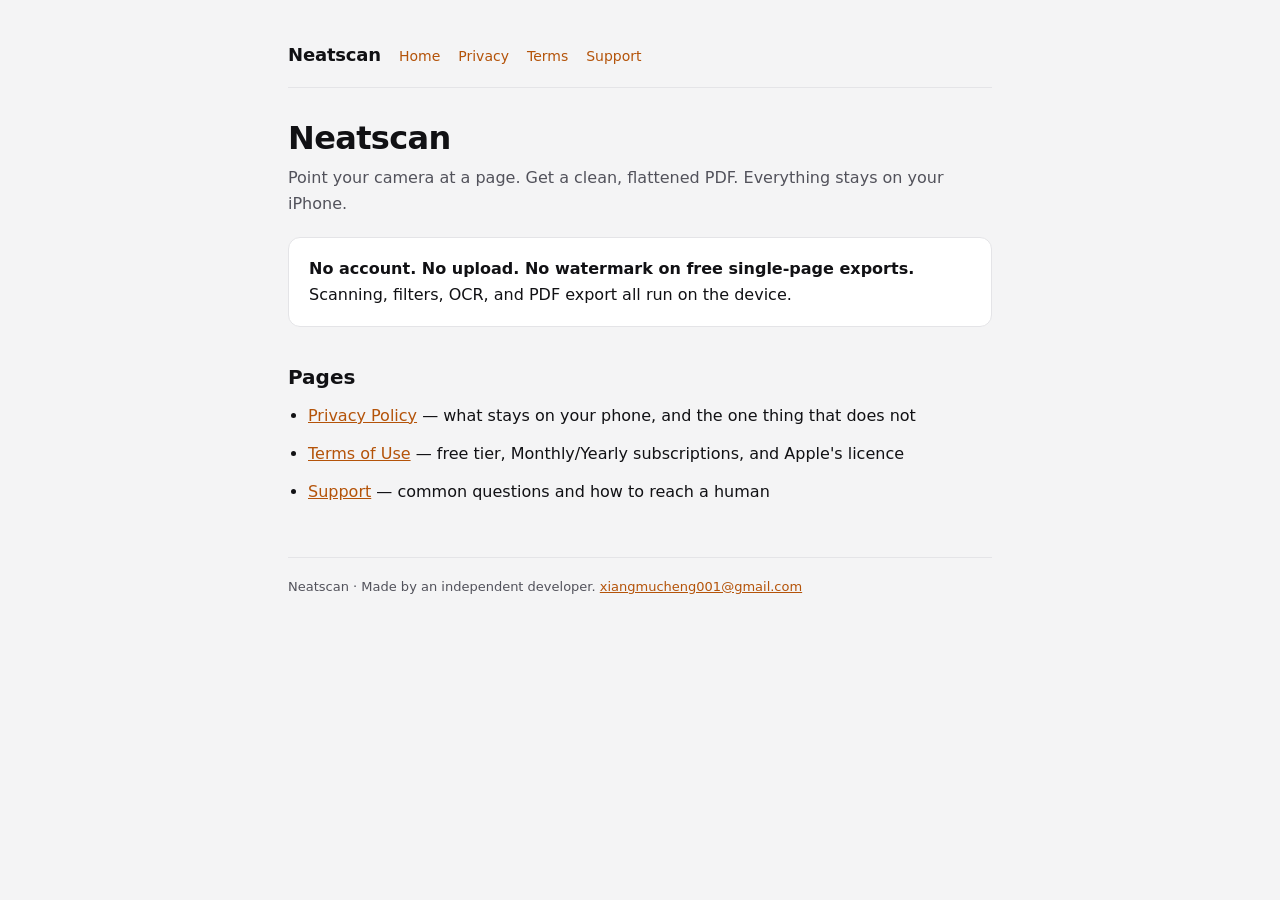
<file: index.html>
<!DOCTYPE html><html lang="en"><head><meta charset="utf-8">
<meta name="viewport" content="width=device-width, initial-scale=1">
<title>Neatscan</title>
<link rel="stylesheet" href="style.css"></head><body><div class="wrap">
<nav><span class="brand">Neatscan</span>
<a href="index.html">Home</a><a href="privacy.html">Privacy</a><a href="terms.html">Terms</a><a href="support.html">Support</a></nav>
<h1>Neatscan</h1>
<p class="lede">Point your camera at a page. Get a clean, flattened PDF. Everything stays on your iPhone.</p>
<div class="card">
<p><strong>No account. No upload. No watermark on free single-page exports.</strong> Scanning, filters, OCR, and PDF export all run on the device.</p>
</div>
<h2>Pages</h2>
<ul>
<li><a href="privacy.html">Privacy Policy</a> — what stays on your phone, and the one thing that does not</li>
<li><a href="terms.html">Terms of Use</a> — free tier, Monthly/Yearly subscriptions, and Apple's licence</li>
<li><a href="support.html">Support</a> — common questions and how to reach a human</li>
</ul>
<footer>Neatscan · Made by an independent developer.
<a href="mailto:xiangmucheng001@gmail.com">xiangmucheng001@gmail.com</a></footer>
</div></body></html>
</file>
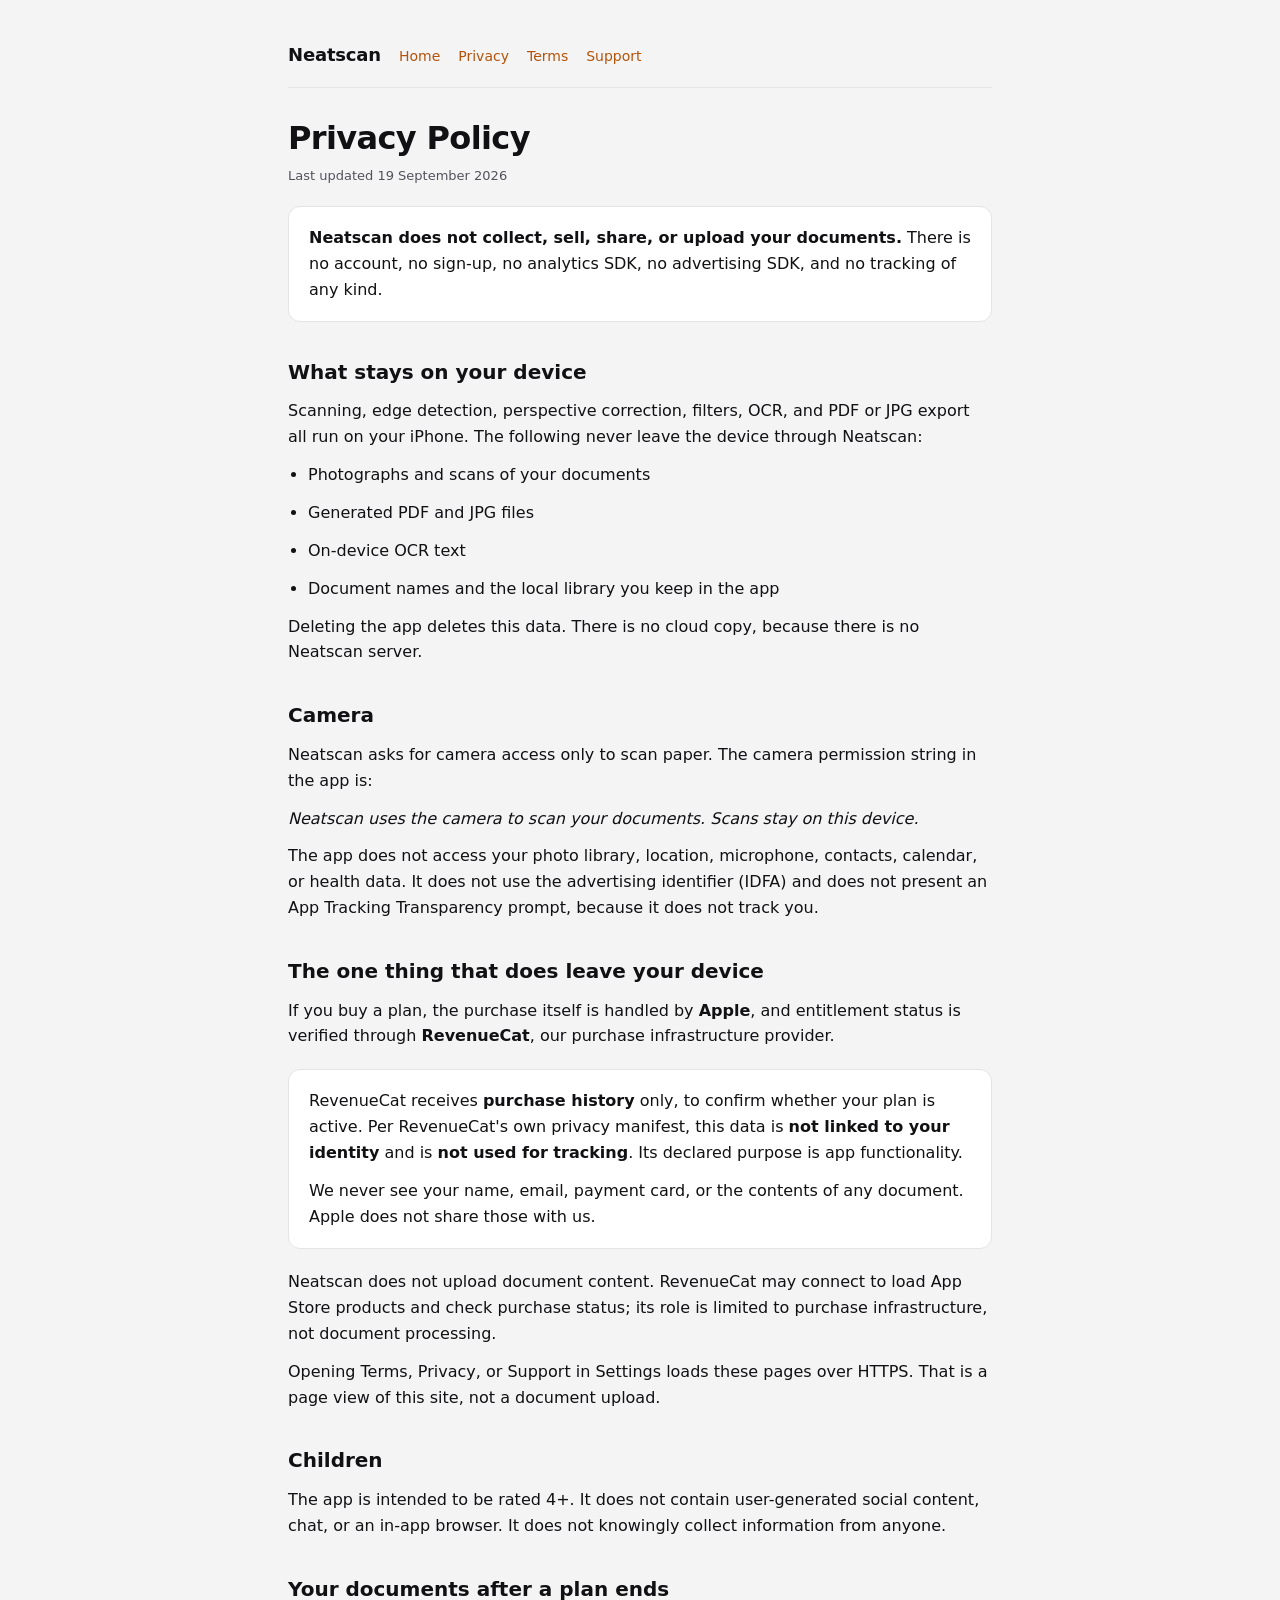
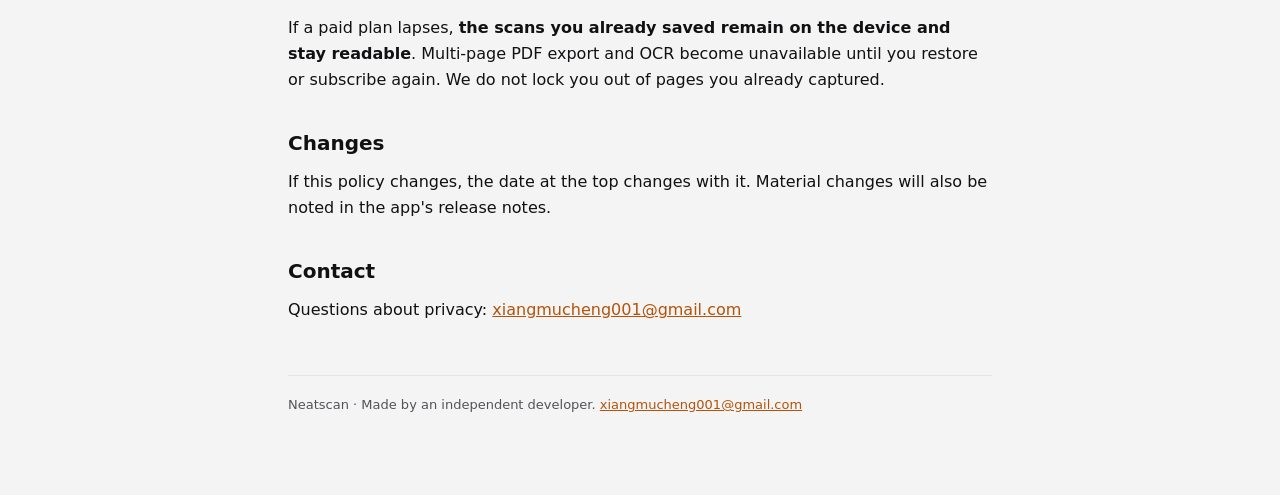
<file: privacy.html>
<!DOCTYPE html><html lang="en"><head><meta charset="utf-8">
<meta name="viewport" content="width=device-width, initial-scale=1">
<title>Privacy Policy · Neatscan</title>
<link rel="stylesheet" href="style.css"></head><body><div class="wrap">
<nav><span class="brand">Neatscan</span>
<a href="index.html">Home</a><a href="privacy.html">Privacy</a><a href="terms.html">Terms</a><a href="support.html">Support</a></nav>
<h1>Privacy Policy</h1>
<p class="updated">Last updated 19 September 2026</p>

<div class="card">
<p><strong>Neatscan does not collect, sell, share, or upload your documents.</strong>
There is no account, no sign-up, no analytics SDK, no advertising SDK, and no tracking of any kind.</p>
</div>

<h2>What stays on your device</h2>
<p>Scanning, edge detection, perspective correction, filters, OCR, and PDF or JPG export all run on your iPhone. The following never leave the device through Neatscan:</p>
<ul>
<li>Photographs and scans of your documents</li>
<li>Generated PDF and JPG files</li>
<li>On-device OCR text</li>
<li>Document names and the local library you keep in the app</li>
</ul>
<p>Deleting the app deletes this data. There is no cloud copy, because there is no Neatscan server.</p>

<h2>Camera</h2>
<p>Neatscan asks for camera access only to scan paper. The camera permission string in the app is:</p>
<p><em>Neatscan uses the camera to scan your documents. Scans stay on this device.</em></p>
<p>The app does not access your photo library, location, microphone, contacts, calendar, or health data. It does not use the advertising identifier (IDFA) and does not present an App Tracking Transparency prompt, because it does not track you.</p>

<h2>The one thing that does leave your device</h2>
<p>If you buy a plan, the purchase itself is handled by <strong>Apple</strong>, and entitlement status is verified through <strong>RevenueCat</strong>, our purchase infrastructure provider.</p>
<div class="card">
<p>RevenueCat receives <strong>purchase history</strong> only, to confirm whether your plan is active.
Per RevenueCat's own privacy manifest, this data is <strong>not linked to your identity</strong> and is
<strong>not used for tracking</strong>. Its declared purpose is app functionality.</p>
<p>We never see your name, email, payment card, or the contents of any document. Apple does not share those with us.</p>
</div>
<p>Neatscan does not upload document content. RevenueCat may connect to load App Store products and check purchase status; its role is limited to purchase infrastructure, not document processing.</p>
<p>Opening Terms, Privacy, or Support in Settings loads these pages over HTTPS. That is a page view of this site, not a document upload.</p>

<h2>Children</h2>
<p>The app is intended to be rated 4+. It does not contain user-generated social content, chat, or an in-app browser. It does not knowingly collect information from anyone.</p>

<h2>Your documents after a plan ends</h2>
<p>If a paid plan lapses, <strong>the scans you already saved remain on the device and stay readable</strong>. Multi-page PDF export and OCR become unavailable until you restore or subscribe again. We do not lock you out of pages you already captured.</p>

<h2>Changes</h2>
<p>If this policy changes, the date at the top changes with it. Material changes will also be noted in the app's release notes.</p>

<h2>Contact</h2>
<p>Questions about privacy: <a href="mailto:xiangmucheng001@gmail.com">xiangmucheng001@gmail.com</a></p>
<footer>Neatscan · Made by an independent developer.
<a href="mailto:xiangmucheng001@gmail.com">xiangmucheng001@gmail.com</a></footer>
</div></body></html>
</file>
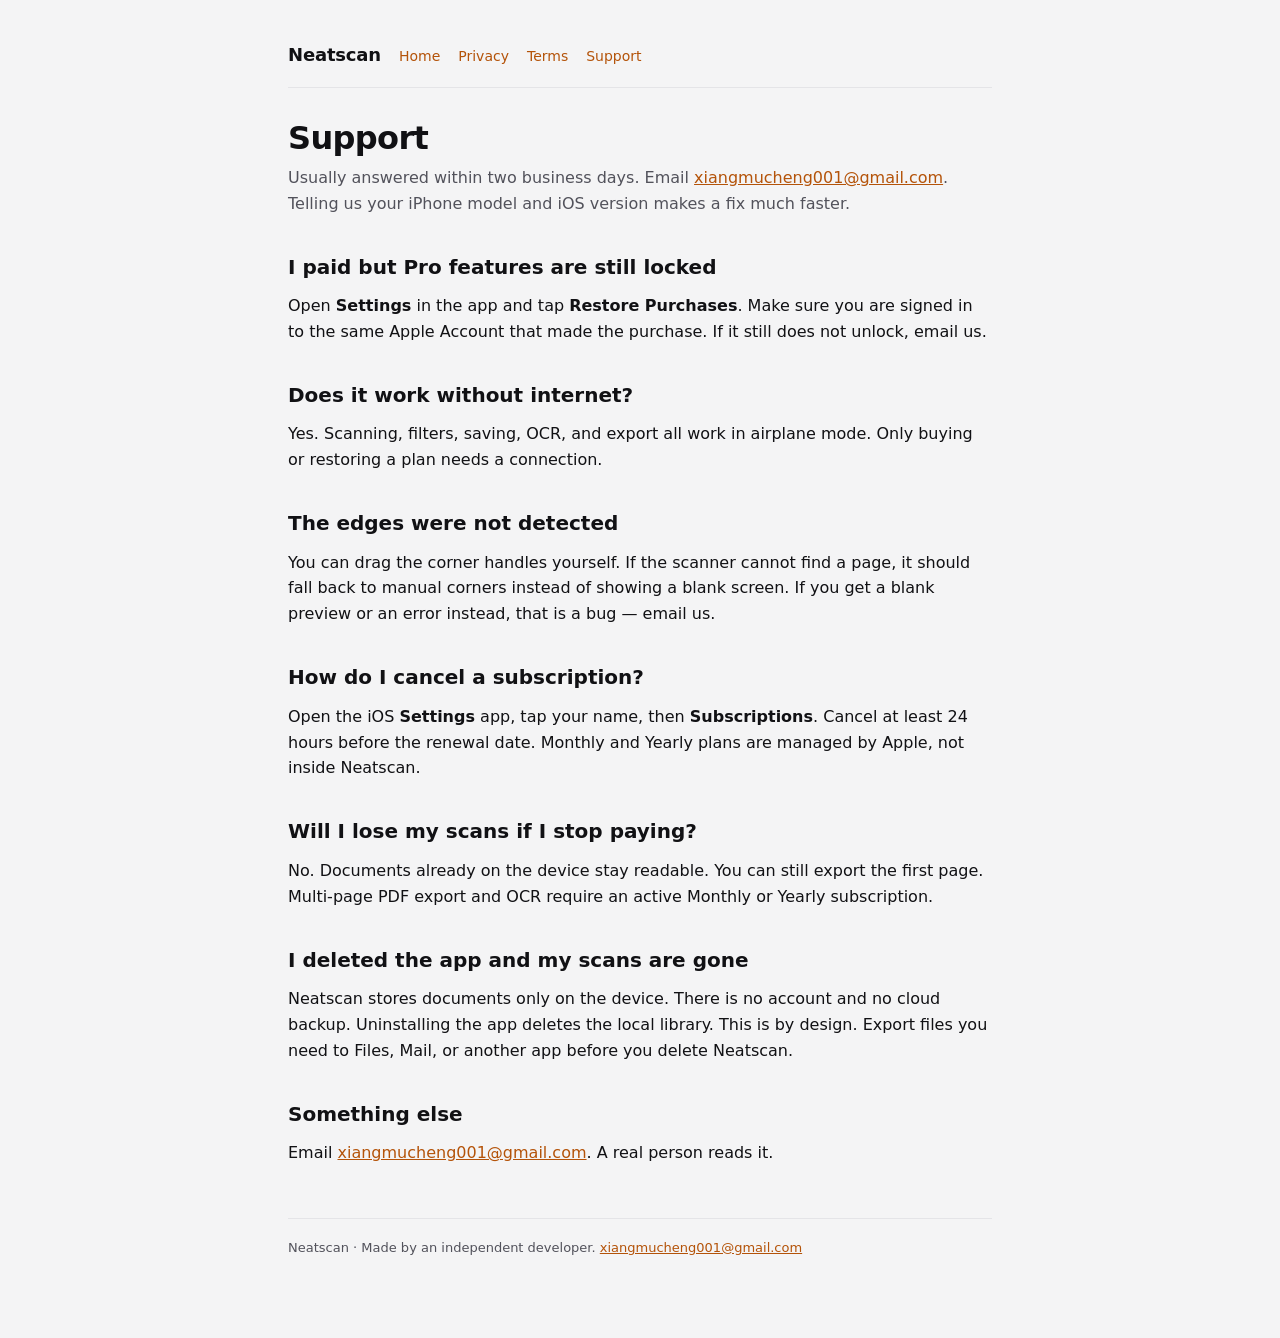
<file: support.html>
<!DOCTYPE html><html lang="en"><head><meta charset="utf-8">
<meta name="viewport" content="width=device-width, initial-scale=1">
<title>Support · Neatscan</title>
<link rel="stylesheet" href="style.css"></head><body><div class="wrap">
<nav><span class="brand">Neatscan</span>
<a href="index.html">Home</a><a href="privacy.html">Privacy</a><a href="terms.html">Terms</a><a href="support.html">Support</a></nav>
<h1>Support</h1>
<p class="lede">Usually answered within two business days.
Email <a href="mailto:xiangmucheng001@gmail.com">xiangmucheng001@gmail.com</a>.
Telling us your iPhone model and iOS version makes a fix much faster.</p>

<h2>I paid but Pro features are still locked</h2>
<p>Open <strong>Settings</strong> in the app and tap <strong>Restore Purchases</strong>. Make sure you are signed in to the same Apple Account that made the purchase. If it still does not unlock, email us.</p>

<h2>Does it work without internet?</h2>
<p>Yes. Scanning, filters, saving, OCR, and export all work in airplane mode. Only buying or restoring a plan needs a connection.</p>

<h2>The edges were not detected</h2>
<p>You can drag the corner handles yourself. If the scanner cannot find a page, it should fall back to manual corners instead of showing a blank screen. If you get a blank preview or an error instead, that is a bug — email us.</p>

<h2>How do I cancel a subscription?</h2>
<p>Open the iOS <strong>Settings</strong> app, tap your name, then <strong>Subscriptions</strong>. Cancel at least 24 hours before the renewal date. Monthly and Yearly plans are managed by Apple, not inside Neatscan.</p>

<h2>Will I lose my scans if I stop paying?</h2>
<p>No. Documents already on the device stay readable. You can still export the first page. Multi-page PDF export and OCR require an active Monthly or Yearly subscription.</p>

<h2>I deleted the app and my scans are gone</h2>
<p>Neatscan stores documents only on the device. There is no account and no cloud backup. Uninstalling the app deletes the local library. This is by design. Export files you need to Files, Mail, or another app before you delete Neatscan.</p>

<h2>Something else</h2>
<p>Email <a href="mailto:xiangmucheng001@gmail.com">xiangmucheng001@gmail.com</a>. A real person reads it.</p>
<footer>Neatscan · Made by an independent developer.
<a href="mailto:xiangmucheng001@gmail.com">xiangmucheng001@gmail.com</a></footer>
</div></body></html>
</file>
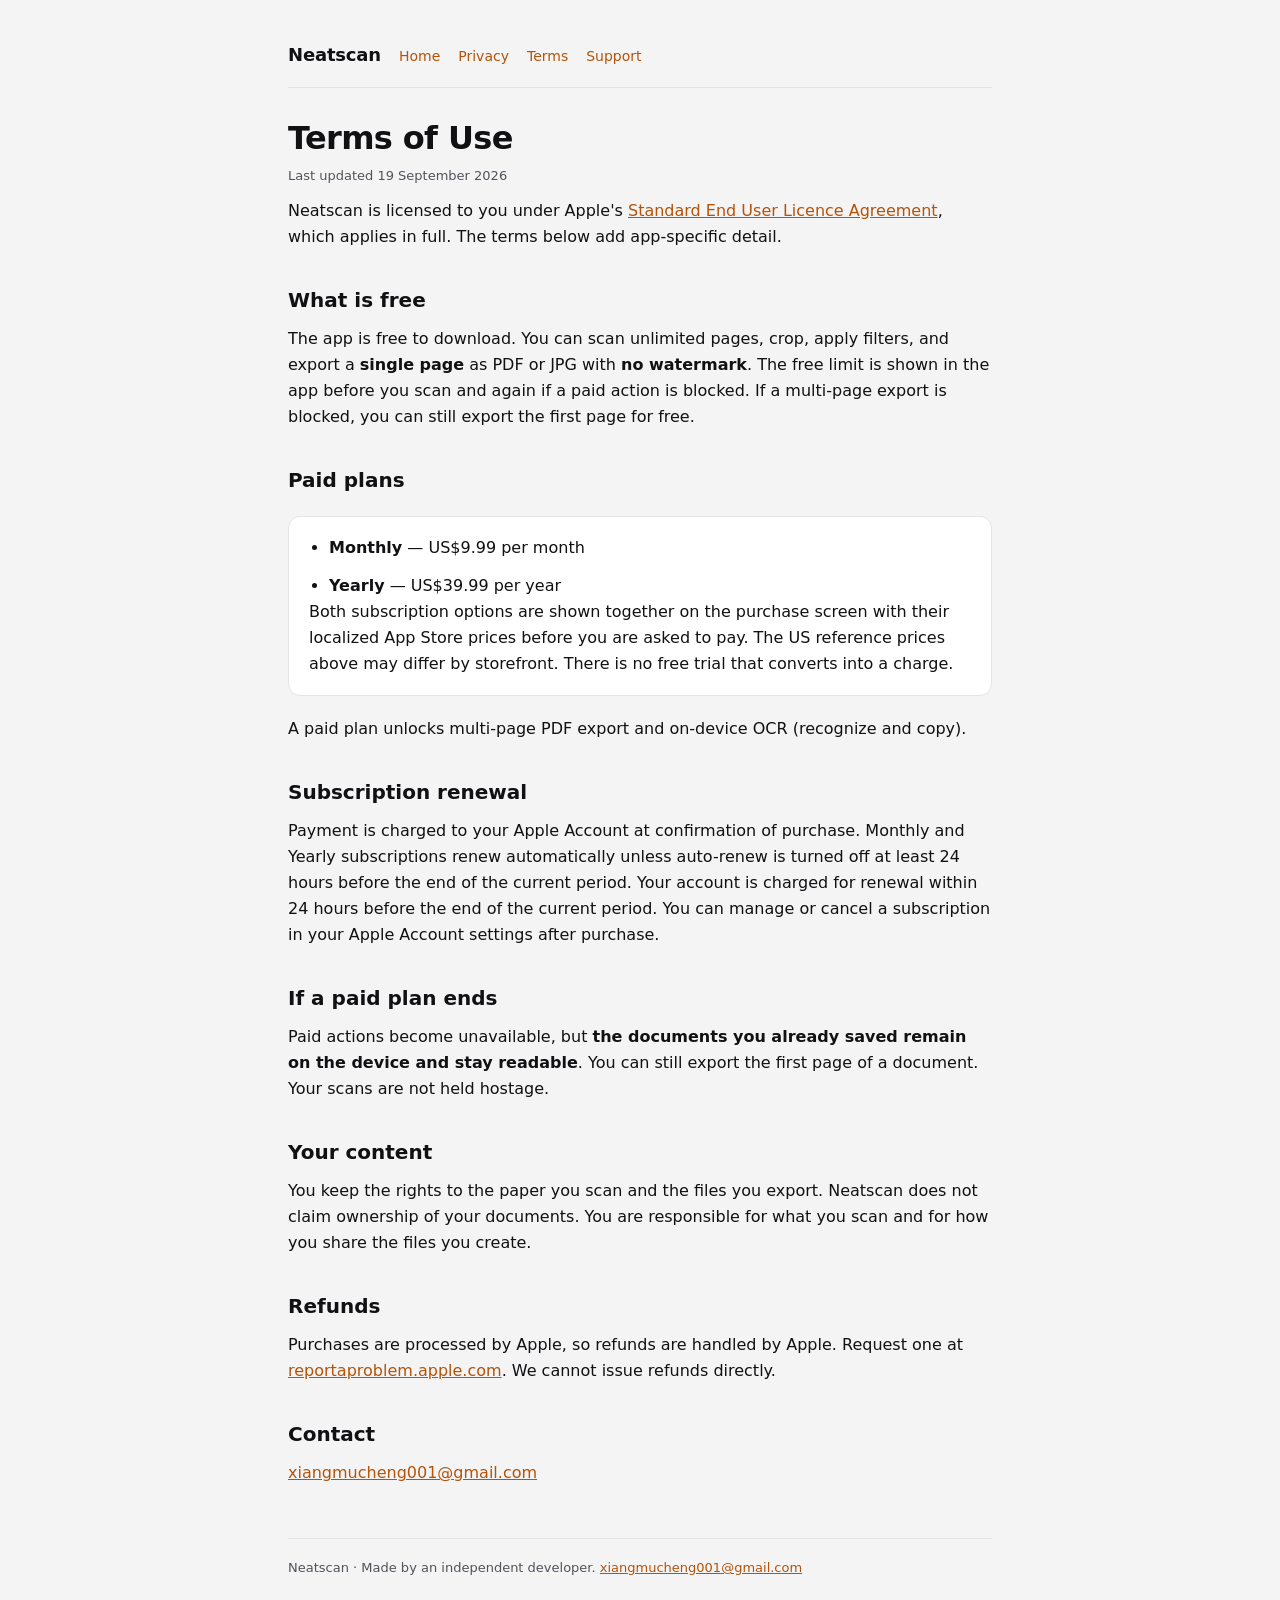
<file: terms.html>
<!DOCTYPE html><html lang="en"><head><meta charset="utf-8">
<meta name="viewport" content="width=device-width, initial-scale=1">
<title>Terms of Use · Neatscan</title>
<link rel="stylesheet" href="style.css"></head><body><div class="wrap">
<nav><span class="brand">Neatscan</span>
<a href="index.html">Home</a><a href="privacy.html">Privacy</a><a href="terms.html">Terms</a><a href="support.html">Support</a></nav>
<h1>Terms of Use</h1>
<p class="updated">Last updated 19 September 2026</p>

<p>Neatscan is licensed to you under Apple's
<a href="https://www.apple.com/legal/internet-services/itunes/dev/stdeula/">Standard End User Licence Agreement</a>,
which applies in full. The terms below add app-specific detail.</p>

<h2>What is free</h2>
<p>The app is free to download. You can scan unlimited pages, crop, apply filters, and export a <strong>single page</strong> as PDF or JPG with <strong>no watermark</strong>. The free limit is shown in the app before you scan and again if a paid action is blocked. If a multi-page export is blocked, you can still export the first page for free.</p>

<h2>Paid plans</h2>
<div class="card">
<ul>
<li><strong>Monthly</strong> — US$9.99 per month</li>
<li><strong>Yearly</strong> — US$39.99 per year</li>
</ul>
<p>Both subscription options are shown together on the purchase screen with their localized App Store prices before you are asked to pay. The US reference prices above may differ by storefront. There is no free trial that converts into a charge.</p>
</div>
<p>A paid plan unlocks multi-page PDF export and on-device OCR (recognize and copy).</p>
<h2>Subscription renewal</h2>
<p>Payment is charged to your Apple Account at confirmation of purchase. Monthly and Yearly subscriptions renew automatically unless auto-renew is turned off at least 24 hours before the end of the current period. Your account is charged for renewal within 24 hours before the end of the current period. You can manage or cancel a subscription in your Apple Account settings after purchase.</p>

<h2>If a paid plan ends</h2>
<p>Paid actions become unavailable, but <strong>the documents you already saved remain on the device and stay readable</strong>. You can still export the first page of a document. Your scans are not held hostage.</p>

<h2>Your content</h2>
<p>You keep the rights to the paper you scan and the files you export. Neatscan does not claim ownership of your documents. You are responsible for what you scan and for how you share the files you create.</p>

<h2>Refunds</h2>
<p>Purchases are processed by Apple, so refunds are handled by Apple. Request one at
<a href="https://reportaproblem.apple.com">reportaproblem.apple.com</a>. We cannot issue refunds directly.</p>

<h2>Contact</h2>
<p><a href="mailto:xiangmucheng001@gmail.com">xiangmucheng001@gmail.com</a></p>
<footer>Neatscan · Made by an independent developer.
<a href="mailto:xiangmucheng001@gmail.com">xiangmucheng001@gmail.com</a></footer>
</div></body></html>
</file>
<file: style.css>
:root{
  --bg:#F4F4F5;
  --surface:#FFFFFF;
  --ink:#111114;
  --muted:#52525B;
  --accent:#B45309;
  --line:#E4E4E7;
}
@media (prefers-color-scheme:dark){
  :root{
    --bg:#18181B;
    --surface:#27272A;
    --ink:#FFFFFF;
    --muted:#A1A1AA;
    --accent:#F59E0B;
    --line:#3F3F46;
  }
}
*{box-sizing:border-box;margin:0;padding:0}
body{
  background:var(--bg);
  color:var(--ink);
  font-family:-apple-system,BlinkMacSystemFont,"Segoe UI",system-ui,sans-serif;
  line-height:1.62;
  padding:40px 20px 80px;
  -webkit-font-smoothing:antialiased;
}
.wrap{max-width:44rem;margin:0 auto}
nav{
  display:flex;
  gap:18px;
  align-items:baseline;
  flex-wrap:wrap;
  padding-bottom:18px;
  border-bottom:1px solid var(--line);
  margin-bottom:32px;
}
nav .brand{font-weight:700;font-size:18px;letter-spacing:-.01em}
nav a{color:var(--accent);text-decoration:none;font-size:14px;font-weight:500}
nav a:hover{text-decoration:underline}
h1{font-size:32px;font-weight:700;letter-spacing:-.02em;line-height:1.15;margin-bottom:8px}
h2{font-size:20px;font-weight:600;margin:34px 0 10px}
p,li{font-size:16px;color:var(--ink);margin-bottom:12px}
ul{padding-left:20px}
.lede{color:var(--muted);font-size:16px;margin-bottom:6px}
.updated{color:var(--muted);font-size:13px;margin-top:2px}
.card{
  background:var(--surface);
  border:1px solid var(--line);
  border-radius:12px;
  padding:18px 20px;
  margin:20px 0;
}
.card p:last-child,.card li:last-child{margin-bottom:0}
strong{font-weight:700}
a{color:var(--accent)}
footer{
  margin-top:52px;
  padding-top:18px;
  border-top:1px solid var(--line);
  color:var(--muted);
  font-size:13px;
}
</file>
